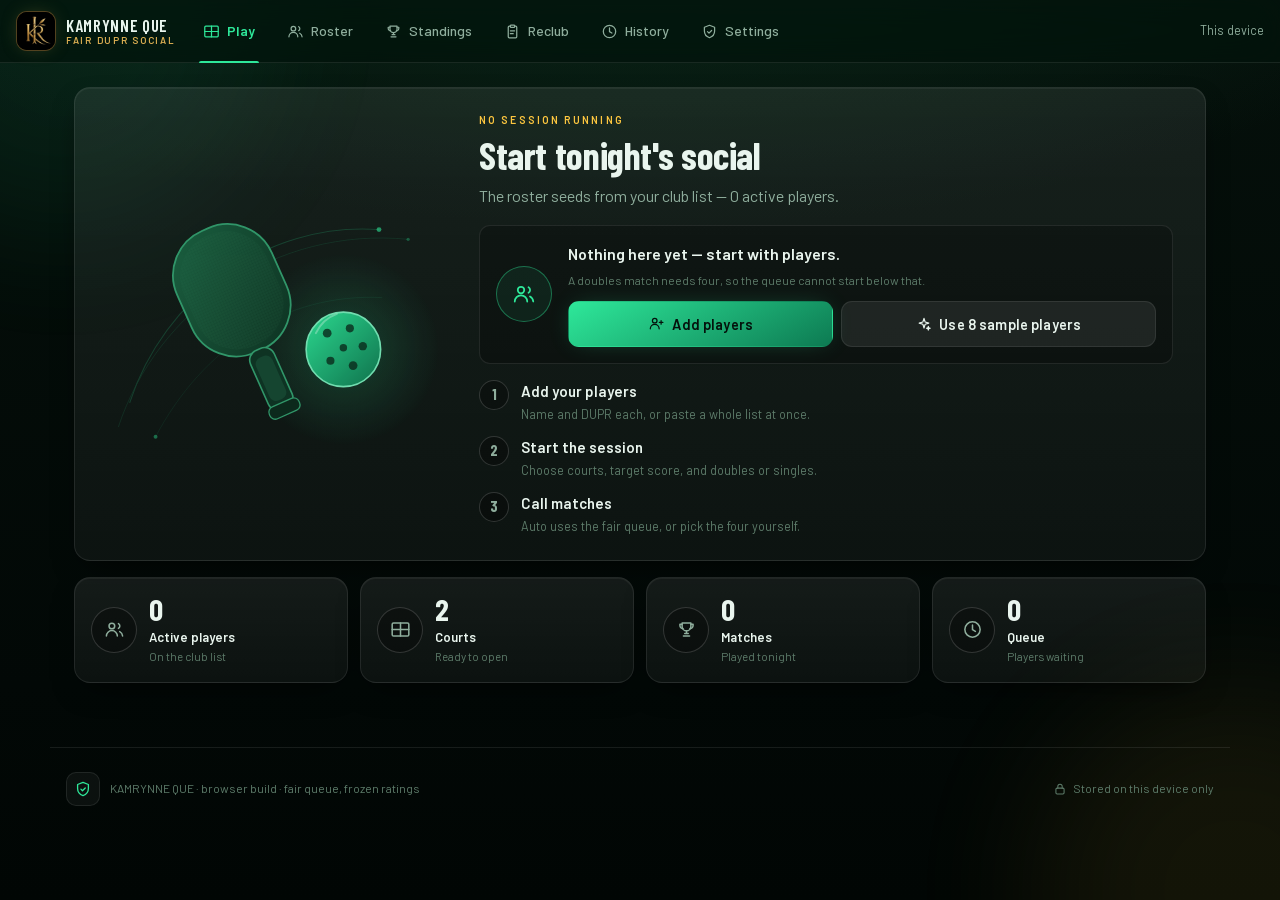
<file: docs/index.html>
<!doctype html>
<html lang="en">
<head>
<meta charset="utf-8">
<meta name="viewport" content="width=device-width, initial-scale=1, viewport-fit=cover">
<title>KAMRYNNE QUE — Fair DUPR Social</title>
<meta name="description" content="Fair queue management for DUPR pickleball socials. Runs entirely in your browser, offline.">
<meta name="theme-color" content="#05100b">
<meta name="mobile-web-app-capable" content="yes">
<meta name="apple-mobile-web-app-title" content="KAMRYNNE QUE">
<link rel="manifest" href="manifest.webmanifest">
<link rel="icon" href="assets/brand/logo-96.png" sizes="96x96" type="image/png">
<link rel="apple-touch-icon" href="assets/brand/logo-180.png">
<link rel="preload" as="font" type="font/woff2" href="assets/fonts/BarlowCondensed-700.woff2" crossorigin>
<link rel="preload" as="font" type="font/woff2" href="assets/fonts/Barlow-400.woff2" crossorigin>
<link rel="stylesheet" href="assets/app.css">
</head>
<body>

<header class="topbar">
  <a class="brand" href="#play">
    <span class="brand-mark"><img src="assets/brand/logo-96.png" alt="" width="40" height="40"></span>
    <span class="brand-text"><strong>KAMRYNNE QUE</strong><small>Fair DUPR Social</small></span>
  </a>
  <nav class="topbar-nav" id="topnav" aria-label="Sections"></nav>
  <div class="topbar-right"><span class="who">This device</span></div>
</header>
<nav class="tabs" id="tabnav" aria-label="Sections"></nav>
<div id="flash"></div>

<main id="app"></main>

<footer class="pagefoot">
  <span class="foot-left">
    <span class="foot-badge">
      <svg class="ico" width="18" height="18" viewBox="0 0 24 24" fill="none" stroke="currentColor"
           stroke-width="1.75" stroke-linecap="round" stroke-linejoin="round" aria-hidden="true">
        <path d="M12 3.2 4.8 6v5.4c0 4.3 3 8 7.2 9.4 4.2-1.4 7.2-5.1 7.2-9.4V6z"/>
        <path d="M9.2 12.2 11.3 14.3 15 10.6"/>
      </svg>
    </span>
    <span>KAMRYNNE QUE · browser build · fair queue, frozen ratings</span>
  </span>
  <span class="foot-right">
    <svg class="ico" width="14" height="14" viewBox="0 0 24 24" fill="none" stroke="currentColor"
         stroke-width="1.75" stroke-linecap="round" stroke-linejoin="round" aria-hidden="true">
      <rect x="5" y="10.5" width="14" height="10" rx="2"/>
      <path d="M8.25 10.5V7.75a3.75 3.75 0 0 1 7.5 0v2.75"/>
    </svg>
    Stored on this device only
  </span>
</footer>

<noscript>
  <div class="flash flash-warn" style="margin:16px">
    This build runs entirely in your browser and needs JavaScript. The server
    build at the same repository works without it.
  </div>
</noscript>

<script type="module" src="js/ui.js"></script>
</body>
</html>
</file>
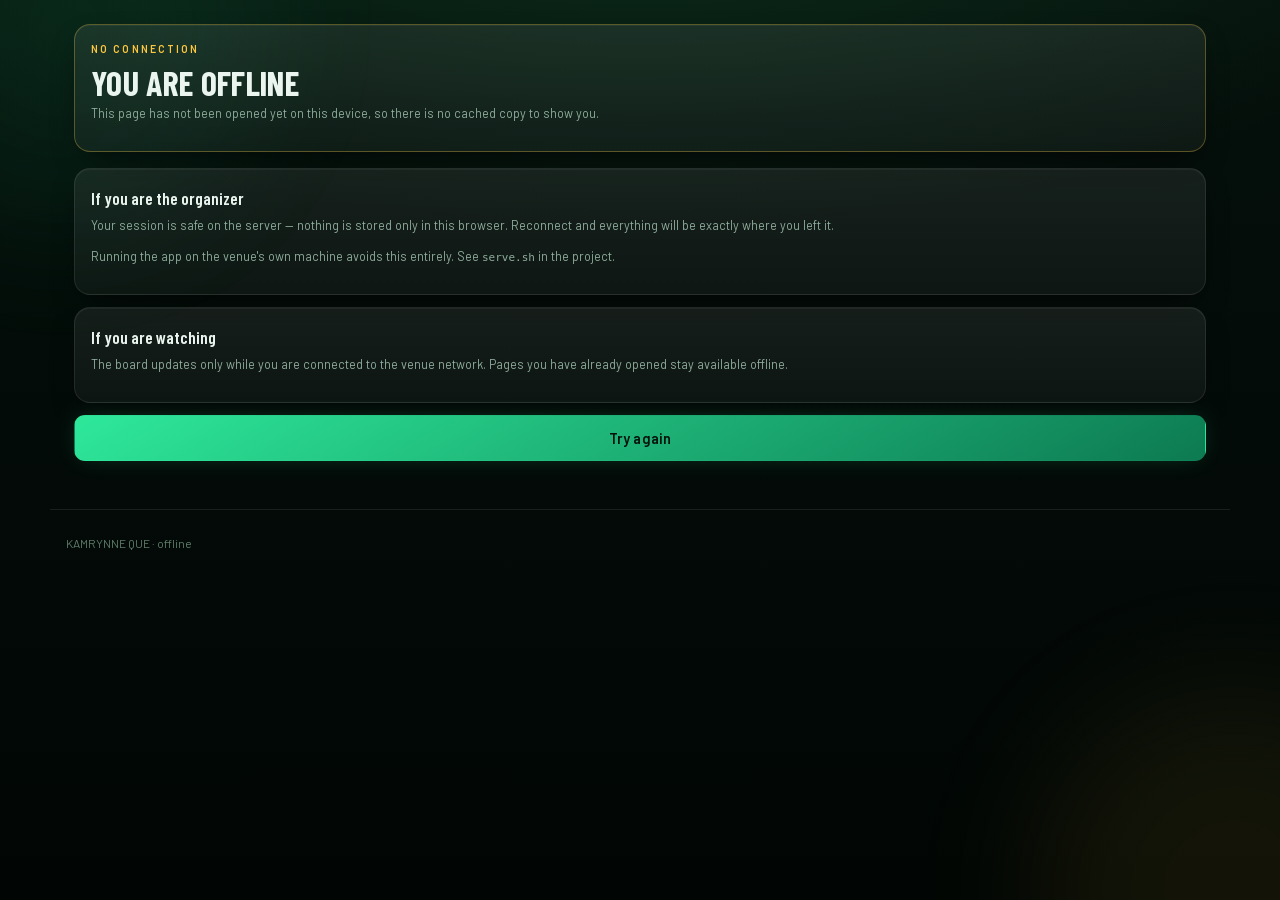
<file: offline.html>
<!doctype html>
<html lang="en">
<head>
<meta charset="utf-8">
<meta name="viewport" content="width=device-width, initial-scale=1, viewport-fit=cover">
<title>Offline — KAMRYNNE QUE</title>
<meta name="theme-color" content="#0a2d20">
<link rel="stylesheet" href="assets/app.css">
</head>
<body>
<main>
  <div class="board-head">
    <p class="eyebrow">No connection</p>
    <h1 class="board-title">You are offline</h1>
    <p class="tiny muted">
      This page has not been opened yet on this device, so there is no cached
      copy to show you.
    </p>
  </div>

  <div class="card">
    <h3>If you are the organizer</h3>
    <p class="tiny">
      Your session is safe on the server &mdash; nothing is stored only in this
      browser. Reconnect and everything will be exactly where you left it.
    </p>
    <p class="tiny muted">
      Running the app on the venue's own machine avoids this entirely. See
      <code>serve.sh</code> in the project.
    </p>
  </div>

  <div class="card">
    <h3>If you are watching</h3>
    <p class="tiny">
      The board updates only while you are connected to the venue network. Pages
      you have already opened stay available offline.
    </p>
  </div>

  <div class="btn-row">
    <a class="btn btn-primary btn-block" href="javascript:location.reload()">Try again</a>
  </div>
</main>
<footer class="pagefoot">KAMRYNNE QUE &middot; offline</footer>
</body>
</html>
</file>
<file: docs/assets/app.css>
/* ===========================================================================
   KAMRYNNE QUE — courtside at night
   ---------------------------------------------------------------------------
   Modern Dark (cinema): layered depth, ambient light, hairline glass edges,
   accent glow on the one primary action per view.

   Read one-handed beside court 1, in bad light, by someone who is also
   refereeing. Legibility outranks decoration everywhere it competes.

   Type: Barlow Condensed (athletic, condensed — scores, courts, headings)
         paired with Barlow (body). Self-hosted; no font CDN.
   =========================================================================== */

/* ------------------------------------------------------------- fonts ---- */
@font-face {
  font-family: 'Barlow Condensed';
  src: url('fonts/BarlowCondensed-700.woff2') format('woff2');
  font-weight: 700; font-style: normal; font-display: swap;
}
@font-face {
  font-family: 'Barlow Condensed';
  src: url('fonts/BarlowCondensed-600.woff2') format('woff2');
  font-weight: 600; font-style: normal; font-display: swap;
}
@font-face {
  font-family: 'Barlow';
  src: url('fonts/Barlow-600.woff2') format('woff2');
  font-weight: 600; font-style: normal; font-display: swap;
}
@font-face {
  font-family: 'Barlow';
  src: url('fonts/Barlow-500.woff2') format('woff2');
  font-weight: 500; font-style: normal; font-display: swap;
}
@font-face {
  font-family: 'Barlow';
  src: url('fonts/Barlow-400.woff2') format('woff2');
  font-weight: 400; font-style: normal; font-display: swap;
}

/* ------------------------------------------------------------ tokens ---- */
:root {
  /* Ground. Never pure black — it smears on OLED and kills the depth cues. */
  --bg-deep:      #020806;
  --bg-base:      #05100b;
  --bg-elevated:  #0a1a13;

  --gold:         #d9ad52;
  --gold-soft:    #f0cf86;

  --surface:      rgba(255, 255, 255, .045);
  --surface-2:    rgba(255, 255, 255, .075);
  --border:       rgba(255, 255, 255, .085);
  --border-strong:rgba(255, 255, 255, .16);

  --fg:           #e9f5ee;
  --fg-muted:     #8fae9d;
  --fg-dim:       #5e7d6b;

  --primary:      #2ee89a;
  --primary-deep: #0d7a52;
  --on-primary:   #04120c;
  --primary-glow: rgba(46, 232, 154, .30);

  --accent:       #fcc63f;
  --accent-deep:  #8a6413;
  --on-accent:    #1a1204;
  --accent-glow:  rgba(252, 198, 63, .26);

  --danger:       #ff6b81;
  --danger-dim:   rgba(255, 107, 129, .14);
  --info:         #6cb6ff;

  /* Radius, per the cinema-dark spec: 16 on cards, 11 on controls. */
  --r:            16px;
  --r-s:          11px;
  --r-pill:       999px;

  /* One easing for the whole product so every motion shares a rhythm. */
  --ease:         cubic-bezier(.16, 1, .3, 1);
  --ease-in:      cubic-bezier(.4, 0, 1, 1);
  --t-fast:       140ms;
  --t:            240ms;
  --t-slow:       380ms;

  --tap:          46px;

  /* 4/8 spacing rhythm. */
  --s1: 4px; --s2: 8px; --s3: 12px; --s4: 16px;
  --s5: 24px; --s6: 32px; --s7: 48px;

  --shadow-lift:  0 1px 0 rgba(255,255,255,.05) inset, 0 12px 32px -14px rgba(0,0,0,.9);
  --z-nav: 40; --z-tabs: 30; --z-bar: 60; --z-modal: 80;
}

* { box-sizing: border-box; }
html { -webkit-text-size-adjust: 100%; }

body {
  margin: 0;
  min-height: 100dvh;
  background:
    radial-gradient(110% 60% at 50% -12%, #0c2c1c 0%, transparent 62%),
    linear-gradient(180deg, var(--bg-base) 0%, var(--bg-deep) 76%, #010604 100%);
  background-attachment: fixed;
  color: var(--fg);
  font-family: Barlow, -apple-system, BlinkMacSystemFont, 'Segoe UI', Roboto, sans-serif;
  font-size: 16px; line-height: 1.55; font-weight: 400;
  padding-bottom: env(safe-area-inset-bottom);
  -webkit-font-smoothing: antialiased;
  overflow-x: hidden;
}

/* Ambient light: two slow blobs, fixed and behind everything so they never
   cost layout. Sized in vmin and anchored mostly off-screen so they light the corners
   rather than tinting the content. On a phone a vmax-sized blob covers the
   whole viewport and lifts the black level everywhere, which costs contrast
   exactly where this app is hardest to read. */
body::before, body::after {
  content: ''; position: fixed; z-index: -1; pointer-events: none;
  width: 46vmin; height: 46vmin; border-radius: 50%;
  filter: blur(70px); opacity: .075;
}
body::before {
  background: var(--primary); top: -20vmin; left: -16vmin;
  animation: drift-a 26s var(--ease) infinite alternate;
}
body::after {
  background: var(--accent); bottom: -22vmin; right: -18vmin;
  animation: drift-b 32s var(--ease) infinite alternate;
}
@keyframes drift-a { to { transform: translate3d(8vmin, 6vmin, 0) scale(1.12); } }
@keyframes drift-b { to { transform: translate3d(-7vmin, -5vmin, 0) scale(1.15); } }

main { max-width: 1180px; margin: 0 auto; padding: var(--s5) var(--s4) var(--s7); }
@media (min-width: 1500px) { main, .pagefoot { max-width: 1420px; } }
main.narrow { max-width: 720px; }
main.wide { max-width: 1180px; }

/* --------------------------------------------------------------- type --- */
h1, h2, h3, .display, .court-no, .score-big, .stat .v, .dupr {
  font-family: 'Barlow Condensed', 'Barlow Condensed Fallback', Barlow, sans-serif;
}
h1 { font-size: clamp(28px, 7vw, 38px); font-weight: 700; letter-spacing: -.01em; line-height: 1.05; margin: 0 0 var(--s1); text-wrap: balance; }
h2 { font-size: 22px; font-weight: 700; letter-spacing: .01em; margin: var(--s5) 0 var(--s3); text-transform: uppercase; }
h3 { font-size: 17px; font-weight: 600; margin: 0 0 var(--s1); }
p  { margin: 0 0 var(--s3); color: var(--fg-muted); }
a  { color: var(--primary); text-underline-offset: 3px; }
strong { font-weight: 600; color: var(--fg); }

.sub { color: var(--fg-muted); font-size: 14px; margin: 0 0 var(--s4); }
.eyebrow {
  font-family: Barlow, sans-serif;
  font-size: 10.5px; font-weight: 600; letter-spacing: .2em; text-transform: uppercase;
  color: var(--accent); margin: 0 0 var(--s2);
  display: flex; align-items: center; gap: 7px;
}
.tiny { font-size: 12.5px; }
.muted { color: var(--fg-muted); }
.center { text-align: center; }
code, .mono { font-family: ui-monospace, SFMono-Regular, Menlo, monospace; font-size: .88em; }
.num { font-variant-numeric: tabular-nums; }

/* --------------------------------------------------------------- icon --- */
.ico { flex: none; vertical-align: -.18em; }

/* ------------------------------------------------------------- topbar --- */
.topbar {
  position: sticky; top: 0; z-index: var(--z-nav);
  display: flex; align-items: center; justify-content: space-between; gap: var(--s3);
  padding: var(--s3) var(--s4);
  padding-top: max(var(--s3), env(safe-area-inset-top));
  background: rgba(4, 18, 12, .72);
  backdrop-filter: blur(18px) saturate(1.4);
  -webkit-backdrop-filter: blur(18px) saturate(1.4);
  border-bottom: 1px solid var(--border);
}
.brand { display: flex; align-items: center; gap: 10px; text-decoration: none; color: inherit; min-width: 0; }
.brand-mark {
  width: 36px; height: 36px; flex: none; border-radius: 11px;
  display: grid; place-items: center;
  background: linear-gradient(150deg, var(--primary), var(--primary-deep));
  color: var(--on-primary);
  font-family: 'Barlow Condensed', sans-serif; font-weight: 700; font-size: 20px;
  box-shadow: 0 0 22px -4px var(--primary-glow);
}
.brand-text { display: flex; flex-direction: column; line-height: 1.1; min-width: 0; }
.brand-text strong { font-family: 'Barlow Condensed', sans-serif; font-size: 17px; letter-spacing: .04em; text-transform: uppercase; }
.brand-text small { font-size: 9.5px; color: var(--accent); letter-spacing: .18em; text-transform: uppercase; font-weight: 600; }
.topbar-right { display: flex; align-items: center; gap: var(--s2); }
.who { font-size: 12.5px; color: var(--fg-muted); }

/* --------------------------------------------------------------- tabs --- */
.tabs {
  position: sticky; top: 61px; z-index: var(--z-tabs);
  display: flex; gap: 2px; overflow-x: auto; scrollbar-width: none;
  padding: 0 var(--s2);
  background: rgba(4, 18, 12, .66);
  backdrop-filter: blur(16px); -webkit-backdrop-filter: blur(16px);
  border-bottom: 1px solid var(--border);
}
.tabs::-webkit-scrollbar { display: none; }
.tabs a {
  position: relative; flex: none;
  display: flex; align-items: center; gap: 6px;
  padding: 13px 13px; min-height: var(--tap);
  font-size: 12.5px; font-weight: 600; letter-spacing: .04em;
  color: var(--fg-dim); text-decoration: none; white-space: nowrap;
  transition: color var(--t-fast) var(--ease);
}
.tabs a::after {
  content: ''; position: absolute; left: 12px; right: 12px; bottom: 0; height: 2px;
  background: var(--primary); border-radius: 2px 2px 0 0;
  transform: scaleX(0); transform-origin: 50%;
  transition: transform var(--t) var(--ease);
}
.tabs a.on { color: var(--primary); }
.tabs a.on::after { transform: scaleX(1); }
.tabs a:hover { color: var(--fg); }

/* -------------------------------------------------------------- flash --- */
.flash {
  margin: var(--s3) var(--s4) 0; padding: 12px 14px; border-radius: var(--r-s);
  font-size: 14px; border: 1px solid; display: flex; gap: 9px; align-items: flex-start;
  animation: flash-in var(--t-slow) var(--ease) both;
}
@keyframes flash-in { from { opacity: 0; transform: translateY(-8px); } }
.flash-ok   { background: rgba(46,232,154,.09);  border-color: rgba(46,232,154,.32);  color: #9df3cb; }
.flash-warn { background: rgba(252,198,63,.09);  border-color: rgba(252,198,63,.32);  color: #fbe08f; }
.flash-bad  { background: var(--danger-dim);     border-color: rgba(255,107,129,.34); color: #ffb9c4; }

/* --------------------------------------------------------------- card --- */
.card {
  position: relative;
  background: linear-gradient(180deg, var(--surface-2), var(--surface));
  border: 1px solid var(--border);
  border-radius: var(--r);
  padding: var(--s4);
  margin-bottom: var(--s3);
  box-shadow: var(--shadow-lift);
}
.card.tight { padding: var(--s3); }
.card-head { display: flex; align-items: center; justify-content: space-between; gap: var(--s2); margin-bottom: var(--s3); flex-wrap: wrap; }
.card-title { font-size: 15px; font-weight: 600; margin: 0; }

.court-card { transition: border-color var(--t) var(--ease), transform var(--t) var(--ease); }
.court-card.live {
  border-color: rgba(46,232,154,.42);
  box-shadow: var(--shadow-lift), 0 0 0 1px rgba(46,232,154,.12), 0 0 40px -20px var(--primary-glow);
}
.court-card.pending { border-color: rgba(252,198,63,.42); }
.court-card.empty { border-style: dashed; border-color: var(--border-strong); background: none; box-shadow: none; }

.court-no {
  font-size: 13px; font-weight: 700; letter-spacing: .14em; text-transform: uppercase;
  color: var(--accent); display: flex; align-items: center; gap: 6px;
}

/* --------------------------------------------------------------- team --- */
.matchup { display: grid; grid-template-columns: 1fr auto 1fr; gap: var(--s3); align-items: center; }
.side { display: flex; flex-direction: column; gap: 2px; min-width: 0; }
.side.right { text-align: right; }
.pname {
  font-family: 'Barlow Condensed', sans-serif;
  font-size: 20px; font-weight: 600; letter-spacing: .01em; line-height: 1.2;
  overflow: hidden; text-overflow: ellipsis; white-space: nowrap;
}
.vs {
  font-family: 'Barlow Condensed', sans-serif;
  font-size: 12px; font-weight: 700; letter-spacing: .1em;
  color: var(--fg-dim); padding: 0 2px;
}
.score-big { font-size: 34px; font-weight: 700; font-variant-numeric: tabular-nums; line-height: 1; }

/* --------------------------------------------------------------- chip --- */
.chip {
  display: inline-flex; align-items: center; gap: 4px;
  font-size: 10px; font-weight: 600; letter-spacing: .09em; text-transform: uppercase;
  padding: 4px 9px; border-radius: var(--r-pill);
  border: 1px solid transparent; white-space: nowrap; line-height: 1.4;
}
.chip-good    { background: rgba(46,232,154,.12);  color: #7cebbb; border-color: rgba(46,232,154,.3); }
.chip-warn    { background: rgba(252,198,63,.12);  color: #f8d478; border-color: rgba(252,198,63,.3); }
.chip-bad     { background: var(--danger-dim);     color: #ffa2b1; border-color: rgba(255,107,129,.3); }
.chip-neutral { background: rgba(108,182,255,.11); color: #a3d0ff; border-color: rgba(108,182,255,.28); }
.chip-muted   { background: var(--surface); color: var(--fg-muted); border-color: var(--border); }
.chip-int     { background: rgba(108,182,255,.11); color: #a3d0ff; border-color: rgba(108,182,255,.28); }
.chip-nov     { background: rgba(46,232,154,.1);   color: #7cebbb; border-color: rgba(46,232,154,.26); }
.chips { display: flex; flex-wrap: wrap; gap: 5px; }

/* ------------------------------------------------------------- button --- */
.btn {
  position: relative;
  display: inline-flex; align-items: center; justify-content: center; gap: 7px;
  min-height: var(--tap); padding: 0 var(--s4);
  border-radius: var(--r-s); border: 1px solid var(--border);
  background: var(--surface-2); color: var(--fg);
  font-family: Barlow, sans-serif; font-size: 14.5px; font-weight: 600; letter-spacing: .01em;
  text-decoration: none; cursor: pointer;
  touch-action: manipulation; -webkit-tap-highlight-color: transparent;
  transition: transform var(--t-fast) var(--ease),
              background-color var(--t-fast) var(--ease),
              border-color var(--t-fast) var(--ease),
              box-shadow var(--t-fast) var(--ease);
}
.btn:hover { background: rgba(255,255,255,.11); border-color: var(--border-strong); }
/* Press feedback: scale only. Never changes layout bounds. */
.btn:active { transform: scale(.97); }
.btn:disabled, .btn[aria-disabled="true"] { opacity: .38; cursor: not-allowed; transform: none; }

.btn-primary {
  background: linear-gradient(150deg, var(--primary), var(--primary-deep));
  color: var(--on-primary); border-color: transparent; font-weight: 700;
  box-shadow: 0 0 26px -8px var(--primary-glow);
}
.btn-primary:hover { box-shadow: 0 0 34px -6px var(--primary-glow); background: linear-gradient(150deg, #46f2a8, #108a5c); }
.btn-amber {
  background: linear-gradient(150deg, var(--accent), var(--accent-deep));
  color: var(--on-accent); border-color: transparent; font-weight: 700;
  box-shadow: 0 0 26px -8px var(--accent-glow);
}
.btn-danger { background: var(--danger-dim); border-color: rgba(255,107,129,.34); color: #ffa2b1; }
.btn-ghost  { background: transparent; }
.btn-sm { min-height: 36px; padding: 0 12px; font-size: 12.5px; gap: 5px; }
.btn-block { width: 100%; }
.btn-row { display: flex; gap: var(--s2); flex-wrap: wrap; }
.btn-row > * { flex: 1 1 auto; }
.btn-row form { display: flex; }
.btn-row form .btn { width: 100%; }

/* --------------------------------------------------------------- form --- */
label { display: block; font-size: 12px; font-weight: 600; letter-spacing: .04em; color: var(--fg-muted); margin: 0 0 6px; text-transform: uppercase; }
/* Form controls carry a stronger edge than decorative card borders — a
   hairline that reads as a tasteful seam on a card reads as "no field here"
   on an input, especially in the low light these get used in. */
input[type=text], input[type=password], input[type=number], input[type=search], select, textarea {
  width: 100%; min-height: var(--tap); padding: 11px 13px;
  background: rgba(0, 0, 0, .34); color: var(--fg);
  border: 1px solid rgba(255, 255, 255, .22); border-radius: var(--r-s);
  font-family: Barlow, sans-serif; font-size: 16px;
  transition: border-color var(--t-fast) var(--ease), box-shadow var(--t-fast) var(--ease);
}
input:hover, select:hover, textarea:hover { border-color: rgba(255, 255, 255, .34); }
label { color: var(--fg-muted); }
textarea { min-height: 130px; resize: vertical; line-height: 1.55; }
input:focus, select:focus, textarea:focus {
  outline: none; border-color: var(--primary);
  box-shadow: 0 0 0 3px rgba(46,232,154,.16);
}
:focus-visible { outline: 2px solid var(--primary); outline-offset: 2px; }
.field { margin-bottom: var(--s3); }
.field-row { display: flex; gap: var(--s3); }
.field-row > * { flex: 1; }
.hint { font-size: 12px; color: var(--fg-dim); margin-top: 6px; line-height: 1.5; }
fieldset { border: 0; padding: 0; margin: 0; }

/* Score inputs read from a metre away. */
.score-input input { font-family: 'Barlow Condensed', sans-serif; font-size: 30px; font-weight: 700; text-align: center; min-height: 64px; padding: 0; }

/* -------------------------------------------------------------- table --- */
.table-wrap { overflow-x: auto; -webkit-overflow-scrolling: touch; margin: 0 calc(var(--s4) * -1); padding: 0 var(--s4); }
table { width: 100%; border-collapse: collapse; font-size: 14.5px; }
th {
  text-align: left; font-size: 10px; letter-spacing: .12em; text-transform: uppercase;
  color: var(--fg-dim); font-weight: 600; padding: 0 10px 9px 0;
  border-bottom: 1px solid var(--border); white-space: nowrap;
}
td { padding: 11px 10px 11px 0; border-bottom: 1px solid rgba(255,255,255,.05); vertical-align: middle; }
tr:last-child td { border-bottom: 0; }
td.num, th.num { text-align: right; font-variant-numeric: tabular-nums; padding-right: 12px; }
.rank {
  font-family: 'Barlow Condensed', sans-serif; font-size: 17px; font-weight: 700;
  color: var(--fg-dim); width: 30px;
}
tbody tr:nth-child(1) .rank { color: var(--accent); }

/* ------------------------------------------------------------ players --- */
.plist { display: flex; flex-direction: column; gap: 7px; }
.prow {
  display: flex; align-items: center; gap: var(--s3);
  background: var(--surface); border: 1px solid var(--border);
  border-radius: var(--r-s); padding: 10px 12px;
  transition: border-color var(--t-fast) var(--ease), background-color var(--t-fast) var(--ease);
}
.prow:hover { border-color: var(--border-strong); background: var(--surface-2); }
.prow.is-resting { opacity: .55; }
.prow.is-done { opacity: .36; }
.prow .grow { flex: 1; min-width: 0; }
.prow .nm { font-size: 15.5px; font-weight: 600; display: flex; align-items: center; gap: 7px; flex-wrap: wrap; }
.prow .meta { font-size: 12px; color: var(--fg-dim); }
.dupr { font-size: 19px; font-weight: 700; font-variant-numeric: tabular-nums; color: var(--accent); }

/* --------------------------------------------------------------- misc --- */
.empty {
  text-align: center; padding: var(--s6) var(--s4); color: var(--fg-muted);
  border: 1px dashed var(--border-strong); border-radius: var(--r); font-size: 14px;
}
.reason {
  font-size: 12px; color: var(--fg-dim); line-height: 1.55;
  border-left: 2px solid var(--border-strong); padding-left: 10px; margin-top: var(--s3);
}
.stat-row { display: grid; grid-template-columns: repeat(auto-fit, minmax(78px, 1fr)); gap: var(--s2); }
.stat {
  background: var(--surface); border: 1px solid var(--border);
  border-radius: var(--r-s); padding: 11px 12px;
}
.stat .k { font-size: 9.5px; letter-spacing: .14em; text-transform: uppercase; color: var(--fg-dim); font-weight: 600; }
.stat .v { font-size: 26px; font-weight: 700; font-variant-numeric: tabular-nums; line-height: 1.1; margin-top: 2px; }
.divider { height: 1px; background: var(--border); margin: var(--s5) 0; border: 0; }
.split { display: flex; align-items: center; justify-content: space-between; gap: var(--s3); }

.pagefoot {
  max-width: 1180px; margin: 0 auto;
  padding: var(--s5) var(--s4) var(--s6);
  border-top: 1px solid var(--border);
  font-size: 12px; color: var(--fg-dim);
  display: flex; align-items: center; justify-content: space-between;
  gap: var(--s3); flex-wrap: wrap;
}
.pagefoot .foot-left { display: flex; align-items: center; gap: 10px; }
.pagefoot .foot-badge {
  width: 34px; height: 34px; border-radius: 10px; flex: none;
  display: grid; place-items: center;
  border: 1px solid var(--border); background: var(--surface); color: var(--primary);
}
.pagefoot .foot-right { display: flex; align-items: center; gap: 6px; }

.live-dot {
  display: inline-block; width: 7px; height: 7px; border-radius: 50%;
  background: var(--primary); box-shadow: 0 0 8px var(--primary);
  animation: pulse 2.2s var(--ease) infinite;
}
@keyframes pulse { 0%,100% { opacity: 1; transform: scale(1); } 50% { opacity: .4; transform: scale(.8); } }

/* --------------------------------------------------- 3D court canvas ---- */
.court3d {
  /* Was 16/9, which ate ~570px of a laptop screen before a single court card.
     A wide, short letterbox shows the same information in half the height. */
  position: relative; width: 100%; aspect-ratio: 22 / 9;
  max-height: 300px; min-height: 170px;
  border-radius: var(--r); overflow: hidden;
  border: 1px solid var(--border);
  background: linear-gradient(180deg, #0a2818, #05150e);
  margin-bottom: var(--s3);
}
.court3d canvas { display: block; width: 100%; height: 100%; }
.court3d-empty {
  position: absolute; inset: 0; display: grid; place-items: center;
  color: var(--fg-dim); font-size: 13px;
}

/* ------------------------------------------------------ entrance motion -- */
/* Applied by motion.js only when motion is allowed, so no-JS and
   reduced-motion users always see fully rendered content. */
.reveal { opacity: 0; transform: translateY(14px); }
.reveal.in {
  opacity: 1; transform: none;
  transition: opacity var(--t-slow) var(--ease), transform var(--t-slow) var(--ease);
}

/* ------------------------------------------------------ offline state --- */
[data-offline-state="active"] { color: var(--primary) !important; }
[data-offline-state="insecure"],
[data-offline-state="failed"],
[data-offline-state="unsupported"] { color: var(--accent) !important; }

.netbar {
  position: fixed; left: 0; right: 0; bottom: 0; z-index: var(--z-bar);
  display: flex; align-items: center; justify-content: center; gap: 8px;
  background: linear-gradient(180deg, #6b4a10, #4a330a);
  color: #ffe9b0; font-size: 13px; font-weight: 600; text-align: center;
  padding: 11px var(--s4) calc(11px + env(safe-area-inset-bottom));
  border-top: 1px solid var(--accent);
  animation: bar-up var(--t-slow) var(--ease) both;
}
@keyframes bar-up { from { transform: translateY(100%); } }

/* -------------------------------------------------------- court codes --- */
.qr-sheet { display: grid; grid-template-columns: repeat(auto-fill, minmax(240px, 1fr)); gap: var(--s3); }
.qr-card {
  background: #fff; color: #0b0b0b; border: 1px solid #c9d2cc;
  border-radius: var(--r); padding: var(--s4) var(--s3); text-align: center;
  break-inside: avoid; page-break-inside: avoid;
}
.qr-kicker { font-size: 10px; letter-spacing: .16em; text-transform: uppercase; color: #5b6b62; margin: 0 0 4px; font-weight: 600; }
.qr-title { font-family: 'Barlow Condensed', sans-serif; font-size: 22px; font-weight: 700; margin: 0 0 var(--s3); color: #0b0b0b; text-transform: uppercase; }
.qr-title.qr-court { font-size: 32px; }
.qr-img { display: block; width: 100%; max-width: 190px; height: auto; margin: 0 auto; }
.qr-caption { font-size: 12px; color: #3f4a44; margin: var(--s3) 0 0; }
.qr-url { font-family: ui-monospace, Menlo, monospace; font-size: 8.5px; color: #7b8983; margin: 6px 0 0; word-break: break-all; line-height: 1.35; }

/* ---------------------------------------------------------- spectator --- */
body.bare main { max-width: 900px; padding-top: var(--s5); }
.board-head {
  border: 1px solid rgba(252,198,63,.3); border-radius: var(--r);
  padding: var(--s4); margin-bottom: var(--s4);
  background: linear-gradient(180deg, var(--surface-2), var(--surface));
  box-shadow: var(--shadow-lift);
}
.board-title { font-family: 'Barlow Condensed', sans-serif; font-size: clamp(26px, 7vw, 34px); font-weight: 700; margin: 2px 0 3px; text-transform: uppercase; letter-spacing: .01em; }
.court-grid { display: grid; grid-template-columns: repeat(auto-fit, minmax(270px, 1fr)); gap: var(--s3); }

/* ------------------------------------------------------------- layout --- */
@media (min-width: 640px) {
  main { padding: var(--s5) var(--s5) var(--s7); }
  .pname { font-size: 22px; }
}

@media print {
  body { background: #fff !important; color: #000; }
  body::before, body::after { display: none !important; }
  .topbar, .tabs, .pagefoot, .flash, .noprint, .netbar, .court3d { display: none !important; }
  main { max-width: none; padding: 0; }
  .qr-sheet { grid-template-columns: repeat(2, 1fr); gap: 10mm; }
  .qr-card { border: 1px dashed #999; }
  @page { margin: 12mm; }
}

/* Reduced motion: kill ambience and choreography, keep state feedback. */
@media (prefers-reduced-motion: reduce) {
  *, *::before, *::after {
    animation-duration: .001ms !important;
    animation-iteration-count: 1 !important;
    transition-duration: .001ms !important;
  }
  body::before, body::after { animation: none !important; }
  .reveal { opacity: 1 !important; transform: none !important; }
}

/* ===========================================================================
   Dashboard surface
   =========================================================================== */

/* Brand mark: the gold monogram sits on its own black coin, which is how the
   logo is drawn. Against the dark green ground it reads as an inlay rather
   than a pasted-on square. */
.brand-mark {
  width: 40px; height: 40px; padding: 0; overflow: hidden;
  background: #000; border: 1px solid rgba(217, 173, 82, .38);
  box-shadow: 0 0 20px -6px rgba(217, 173, 82, .34);
}
.brand-mark img { width: 100%; height: 100%; object-fit: contain; display: block; }
.brand-text small { color: var(--gold); }

/* Inline navigation in the top bar on wide screens; the scrolling tab strip
   underneath is kept for phones. */
.topbar { gap: var(--s5); }
.topbar-nav { display: none; }
.topbar-nav a {
  position: relative; display: inline-flex; align-items: center; gap: 7px;
  padding: 0 4px; height: 62px; min-height: var(--tap);
  font-size: 14px; font-weight: 500; color: var(--fg-muted);
  text-decoration: none; white-space: nowrap;
  transition: color var(--t-fast) var(--ease);
}
.topbar-nav a::after {
  content: ''; position: absolute; left: 0; right: 0; bottom: -1px; height: 2px;
  background: var(--primary); border-radius: 2px 2px 0 0;
  transform: scaleX(0); transition: transform var(--t) var(--ease);
}
.topbar-nav a.on { color: var(--primary); font-weight: 600; }
.topbar-nav a.on::after { transform: scaleX(1); }
.topbar-nav a:hover { color: var(--fg); }

/* ------------------------------------------------------------- hero ----- */
.hero {
  display: grid; grid-template-columns: 1fr; gap: var(--s5);
  align-items: center;
  background: linear-gradient(180deg, var(--surface-2), var(--surface));
  border: 1px solid var(--border); border-radius: var(--r);
  padding: var(--s5); margin-bottom: var(--s4);
  box-shadow: var(--shadow-lift);
  overflow: hidden;
}
.hero-art { display: none; }
.hero-art img { width: 100%; height: auto; display: block; opacity: .9; }
.hero-body h1 { margin-bottom: var(--s2); }
.hero-body > p { max-width: 56ch; }

/* Callout inside the hero — the single next action. */
.callout {
  display: flex; align-items: center; gap: var(--s4);
  border: 1px solid var(--border); border-radius: var(--r-s);
  background: rgba(0, 0, 0, .22); padding: var(--s4); margin-top: var(--s4);
  flex-wrap: wrap;
}
.callout-ring {
  width: 56px; height: 56px; border-radius: 50%; flex: none;
  display: grid; place-items: center;
  border: 1px solid rgba(46, 232, 154, .4); color: var(--primary);
  background: rgba(46, 232, 154, .07);
}
.callout-body { flex: 1 1 260px; min-width: 0; }

/* ------------------------------------------------------- stat cards ----- */
.statgrid {
  display: grid; grid-template-columns: repeat(auto-fit, minmax(190px, 1fr));
  gap: var(--s3); margin-bottom: var(--s4);
}
.statcard {
  display: flex; align-items: center; gap: var(--s3);
  background: linear-gradient(180deg, var(--surface-2), var(--surface));
  border: 1px solid var(--border); border-radius: var(--r);
  padding: var(--s4); box-shadow: var(--shadow-lift);
}
.statcard-ring {
  width: 46px; height: 46px; border-radius: 50%; flex: none;
  display: grid; place-items: center;
  border: 1px solid var(--border-strong); background: rgba(0, 0, 0, .28);
  color: var(--fg-muted);
}
.statcard .v {
  font-family: 'Barlow Condensed', sans-serif;
  font-size: 30px; font-weight: 700; line-height: 1; font-variant-numeric: tabular-nums;
}
.statcard .k { font-size: 13px; font-weight: 600; margin-top: 3px; }
.statcard .sub { font-size: 11.5px; color: var(--fg-dim); margin: 1px 0 0; }

/* ----------------------------------------------------------- panels ----- */
.dash { display: grid; grid-template-columns: 1fr; gap: var(--s3); align-items: start; }
.panel {
  background: linear-gradient(180deg, var(--surface-2), var(--surface));
  border: 1px solid var(--border); border-radius: var(--r);
  box-shadow: var(--shadow-lift); overflow: hidden;
}
.panel-head {
  display: flex; align-items: center; gap: 8px;
  padding: var(--s4) var(--s4) 0;
  font-size: 12px; font-weight: 700; letter-spacing: .13em; text-transform: uppercase;
  color: var(--primary);
}
.panel-body { padding: var(--s3) var(--s4) var(--s4); }
.panel-note { font-size: 12.5px; color: var(--fg-dim); margin: 6px 0 var(--s3); }
.panel-foot {
  border-top: 1px solid var(--border); padding: 13px var(--s4);
  display: flex; align-items: center; justify-content: space-between;
  font-size: 13px; font-weight: 600; color: var(--fg-muted); text-decoration: none;
  transition: color var(--t-fast) var(--ease), background-color var(--t-fast) var(--ease);
}
a.panel-foot:hover { color: var(--primary); background: rgba(255, 255, 255, .03); }

/* Court list rows with a colour dot, as on the board. */
.courtlist { display: flex; flex-direction: column; }
.courtrow {
  display: flex; align-items: center; gap: 10px;
  padding: 11px 0; border-bottom: 1px solid rgba(255, 255, 255, .04);
  font-size: 14.5px;
}
.courtrow:last-child { border-bottom: 0; }
.courtrow .dot { width: 10px; height: 10px; border-radius: 50%; flex: none; }
.courtrow .nm { flex: 1; font-weight: 500; }
.courtrow .st { font-size: 13px; color: var(--fg-muted); }
.courtrow.is-live .st { color: var(--primary); font-weight: 600; }
.courtrow.is-pending .st { color: var(--accent); font-weight: 600; }

/* Rules checklist. */
.rules { list-style: none; margin: 0; padding: 0; display: flex; flex-direction: column; gap: 10px; }
.rules li { display: flex; gap: 9px; align-items: flex-start; font-size: 13.5px; color: var(--fg-muted); }
.rules .ico { color: var(--primary); margin-top: 2px; }

/* Empty states with a ringed glyph, matching the dashboard language. */
.emptystate { text-align: center; padding: var(--s6) var(--s3); }
.emptystate-ring {
  width: 58px; height: 58px; border-radius: 50%; margin: 0 auto var(--s3);
  display: grid; place-items: center;
  border: 1px solid var(--border-strong); background: rgba(0, 0, 0, .25);
  color: var(--fg-dim);
}
.emptystate .t { font-size: 15px; font-weight: 600; color: var(--fg); }
.emptystate .d { font-size: 12.5px; color: var(--fg-dim); margin-top: 4px; }

/* Skeleton rows stand in for a table that has no data yet, so the shape of
   what is coming is legible before anything is played. */
.skel-row { display: flex; align-items: center; gap: var(--s4); padding: 13px 0; border-bottom: 1px solid rgba(255,255,255,.04); }
.skel { background: rgba(255, 255, 255, .055); border-radius: 6px; height: 11px; }
.skel.dot { width: 18px; height: 18px; border-radius: 50%; flex: none; }
.skel.wide { flex: 1; max-width: 190px; }
.skel.cell { width: 54px; }

@media (min-width: 900px) {
  .tabs { display: none; }
  .topbar-nav { display: flex; align-items: center; gap: var(--s5); flex: 1; }
  .topbar { padding-top: 0; padding-bottom: 0; min-height: 62px; }
  .hero { grid-template-columns: minmax(240px, 340px) 1fr; gap: var(--s6); padding: var(--s5) var(--s6); }
  .hero-art { display: block; }
  .dash { grid-template-columns: repeat(3, 1fr); }
}

/* ===========================================================================
   Podium and medal ranks
   =========================================================================== */
:root {
  --medal-1: #d9ad52;   /* gold, matching the monogram */
  --medal-2: #c3cbd2;   /* silver */
  --medal-3: #cd7f4a;   /* bronze */
}

/* Second, first, third — read left to right as an actual podium. The order is
   set in the markup so it also reads 1st, 2nd, 3rd to a screen reader. */
.podium {
  display: grid; grid-template-columns: repeat(3, 1fr);
  gap: var(--s3); align-items: end; margin-bottom: var(--s4);
}
.pod {
  position: relative; text-align: center;
  background: linear-gradient(180deg, var(--surface-2), var(--surface));
  border: 1px solid var(--border); border-radius: var(--r);
  padding: var(--s4) var(--s2) var(--s3);
  box-shadow: var(--shadow-lift);
}
.pod-1 { order: 2; border-color: color-mix(in srgb, var(--medal-1) 46%, transparent); }
.pod-2 { order: 1; border-color: color-mix(in srgb, var(--medal-2) 32%, transparent); }
.pod-3 { order: 3; border-color: color-mix(in srgb, var(--medal-3) 32%, transparent); }
.pod-1 { padding-top: var(--s5); box-shadow: var(--shadow-lift), 0 0 44px -22px var(--medal-1); }

.pod-medal {
  width: 42px; height: 42px; border-radius: 50%; margin: 0 auto var(--s2);
  display: grid; place-items: center;
  font-family: 'Barlow Condensed', sans-serif; font-size: 15px; font-weight: 700;
  letter-spacing: .02em; color: #16130a;
}
.pod-1 .pod-medal { background: linear-gradient(150deg, #f0cf86, var(--medal-1)); width: 50px; height: 50px; font-size: 17px; }
.pod-2 .pod-medal { background: linear-gradient(150deg, #e4eaef, var(--medal-2)); }
.pod-3 .pod-medal { background: linear-gradient(150deg, #e6a877, var(--medal-3)); }

.pod-name {
  font-family: 'Barlow Condensed', sans-serif; font-size: 19px; font-weight: 700;
  line-height: 1.15; overflow: hidden; text-overflow: ellipsis; white-space: nowrap;
}
.pod-1 .pod-name { font-size: 23px; }
.pod-line { font-size: 12px; color: var(--fg-muted); margin-top: 3px; font-variant-numeric: tabular-nums; }
.pod-diff { font-size: 11.5px; color: var(--fg-dim); margin-top: 2px; font-variant-numeric: tabular-nums; }

/* Ordinal rank in the table. Colour marks the top three, but the ordinal
   itself carries the meaning so it never depends on colour alone. */
.rank-o {
  font-family: 'Barlow Condensed', sans-serif; font-size: 16px; font-weight: 700;
  font-variant-numeric: tabular-nums; white-space: nowrap;
}
.rank-o.m1 { color: var(--medal-1); }
.rank-o.m2 { color: var(--medal-2); }
.rank-o.m3 { color: var(--medal-3); }

/* ---------------------------------------------------------- match log --- */
.log-table td { vertical-align: middle; }
.log-game {
  font-family: 'Barlow Condensed', sans-serif; font-size: 17px; font-weight: 700;
  color: var(--fg-muted); font-variant-numeric: tabular-nums;
}
.log-court { display: inline-flex; align-items: center; gap: 7px; white-space: nowrap; }
.log-court .dot { width: 9px; height: 9px; border-radius: 50%; flex: none; }
.log-side { display: flex; flex-direction: column; gap: 1px; min-width: 0; }
.log-side .p { font-size: 14px; line-height: 1.35; }
.log-side.win .p { font-weight: 600; color: var(--fg); }
.log-side.lose .p { color: var(--fg-muted); }
.log-score {
  font-family: 'Barlow Condensed', sans-serif; font-size: 22px; font-weight: 700;
  font-variant-numeric: tabular-nums; white-space: nowrap;
}
.log-score .w { color: var(--primary); }
.log-score .l { color: var(--fg-dim); }
.log-score .sep { color: var(--fg-dim); margin: 0 3px; font-size: 17px; }

@media (max-width: 640px) {
  .podium { grid-template-columns: 1fr; align-items: stretch; }
  .pod-1, .pod-2, .pod-3 { order: 0; padding-top: var(--s4); }
  .pod { display: flex; align-items: center; gap: var(--s3); text-align: left; }
  .pod-medal { margin: 0; }
  .pod-1 .pod-medal { width: 42px; height: 42px; font-size: 15px; }
  .pod-1 .pod-name { font-size: 19px; }
}

/* ===========================================================================
   Browser build — steppers, segmented choice, manual picker
   =========================================================================== */

/* Courts +/- during play. */
.stepper {
  display: inline-flex; align-items: center; gap: 2px;
  border: 1px solid var(--border); border-radius: var(--r-s);
  background: var(--surface); padding: 3px;
}
.stepper .btn { min-height: 34px; padding: 0 10px; }
.stepper-v {
  font-family: 'Barlow Condensed', sans-serif; font-size: 19px; font-weight: 700;
  min-width: 30px; text-align: center; font-variant-numeric: tabular-nums;
}

/* Doubles / singles before the session starts. */
.segmented { display: grid; grid-template-columns: 1fr 1fr; gap: 6px; }
.segmented input { position: absolute; opacity: 0; pointer-events: none; }
.segmented span {
  display: flex; align-items: center; justify-content: center; gap: 7px;
  min-height: var(--tap); padding: 0 12px; border-radius: var(--r-s);
  border: 1px solid var(--border); background: var(--surface);
  font-size: 14.5px; font-weight: 600; cursor: pointer;
  transition: border-color var(--t-fast) var(--ease), background-color var(--t-fast) var(--ease), color var(--t-fast) var(--ease);
}
.segmented label:hover span { border-color: var(--border-strong); }
.segmented input:checked + span {
  border-color: var(--primary); color: var(--primary);
  background: rgba(46, 232, 154, .1);
  box-shadow: 0 0 24px -12px var(--primary-glow);
}
.segmented input:focus-visible + span { outline: 2px solid var(--primary); outline-offset: 2px; }

/* Manual match picker. */
.picker { margin-top: var(--s2); }
.picklist { display: grid; grid-template-columns: repeat(auto-fill, minmax(148px, 1fr)); gap: 6px; }
.pick {
  display: flex; flex-direction: column; align-items: flex-start; gap: 1px;
  min-height: var(--tap); padding: 8px 11px; text-align: left;
  border: 1px solid var(--border); border-radius: var(--r-s);
  background: var(--surface); color: var(--fg); cursor: pointer;
  font-family: inherit;
  transition: border-color var(--t-fast) var(--ease), background-color var(--t-fast) var(--ease), transform var(--t-fast) var(--ease);
}
.pick:hover:not(:disabled) { border-color: var(--border-strong); background: var(--surface-2); }
.pick:active:not(:disabled) { transform: scale(.97); }
.pick:disabled { opacity: .34; cursor: not-allowed; }
.pick.on {
  border-color: var(--primary); background: rgba(46, 232, 154, .12);
  box-shadow: 0 0 22px -12px var(--primary-glow);
}
.pick-name { font-size: 14.5px; font-weight: 600; }
.pick-meta { font-size: 11.5px; color: var(--fg-dim); font-variant-numeric: tabular-nums; }
.pick.on .pick-meta { color: var(--primary); }

/* First-run guidance. */
.steps { display: flex; flex-direction: column; gap: var(--s3); margin: var(--s4) 0 0; counter-reset: step; }
.step { display: flex; gap: var(--s3); align-items: flex-start; }
.step-n {
  width: 30px; height: 30px; flex: none; border-radius: 50%;
  display: grid; place-items: center;
  font-family: 'Barlow Condensed', sans-serif; font-size: 15px; font-weight: 700;
  border: 1px solid var(--border-strong); background: rgba(0,0,0,.28); color: var(--fg-muted);
}
.step.done .step-n { background: linear-gradient(150deg, var(--primary), var(--primary-deep)); color: var(--on-primary); border-color: transparent; }
.step-b { flex: 1; min-width: 0; }
.step-t { display: block; font-size: 15px; font-weight: 600; }
.step-d { display: block; font-size: 12.5px; color: var(--fg-dim); margin-top: 2px; line-height: 1.5; }

/* Court cards side by side once there is room, so a four-court night does not
   become four screens of scrolling. */
.courts-grid { display: grid; grid-template-columns: 1fr; gap: var(--s3); }
.courts-grid > .card { margin-bottom: 0; }
@media (min-width: 860px)  { .courts-grid { grid-template-columns: repeat(2, 1fr); } }
@media (min-width: 1500px) { .courts-grid { grid-template-columns: repeat(3, 1fr); } }
</file>
<file: assets/app.css>
/* ===========================================================================
   KAMRYNNE QUE — courtside at night
   ---------------------------------------------------------------------------
   Modern Dark (cinema): layered depth, ambient light, hairline glass edges,
   accent glow on the one primary action per view.

   Read one-handed beside court 1, in bad light, by someone who is also
   refereeing. Legibility outranks decoration everywhere it competes.

   Type: Barlow Condensed (athletic, condensed — scores, courts, headings)
         paired with Barlow (body). Self-hosted; no font CDN.
   =========================================================================== */

/* ------------------------------------------------------------- fonts ---- */
@font-face {
  font-family: 'Barlow Condensed';
  src: url('fonts/BarlowCondensed-700.woff2') format('woff2');
  font-weight: 700; font-style: normal; font-display: swap;
}
@font-face {
  font-family: 'Barlow Condensed';
  src: url('fonts/BarlowCondensed-600.woff2') format('woff2');
  font-weight: 600; font-style: normal; font-display: swap;
}
@font-face {
  font-family: 'Barlow';
  src: url('fonts/Barlow-600.woff2') format('woff2');
  font-weight: 600; font-style: normal; font-display: swap;
}
@font-face {
  font-family: 'Barlow';
  src: url('fonts/Barlow-500.woff2') format('woff2');
  font-weight: 500; font-style: normal; font-display: swap;
}
@font-face {
  font-family: 'Barlow';
  src: url('fonts/Barlow-400.woff2') format('woff2');
  font-weight: 400; font-style: normal; font-display: swap;
}

/* ------------------------------------------------------------ tokens ---- */
:root {
  /* Ground. Never pure black — it smears on OLED and kills the depth cues. */
  --bg-deep:      #020806;
  --bg-base:      #05100b;
  --bg-elevated:  #0a1a13;

  --gold:         #d9ad52;
  --gold-soft:    #f0cf86;

  --surface:      rgba(255, 255, 255, .045);
  --surface-2:    rgba(255, 255, 255, .075);
  --border:       rgba(255, 255, 255, .085);
  --border-strong:rgba(255, 255, 255, .16);

  --fg:           #e9f5ee;
  --fg-muted:     #8fae9d;
  --fg-dim:       #5e7d6b;

  --primary:      #2ee89a;
  --primary-deep: #0d7a52;
  --on-primary:   #04120c;
  --primary-glow: rgba(46, 232, 154, .30);

  --accent:       #fcc63f;
  --accent-deep:  #8a6413;
  --on-accent:    #1a1204;
  --accent-glow:  rgba(252, 198, 63, .26);

  --danger:       #ff6b81;
  --danger-dim:   rgba(255, 107, 129, .14);
  --info:         #6cb6ff;

  /* Radius, per the cinema-dark spec: 16 on cards, 11 on controls. */
  --r:            16px;
  --r-s:          11px;
  --r-pill:       999px;

  /* One easing for the whole product so every motion shares a rhythm. */
  --ease:         cubic-bezier(.16, 1, .3, 1);
  --ease-in:      cubic-bezier(.4, 0, 1, 1);
  --t-fast:       140ms;
  --t:            240ms;
  --t-slow:       380ms;

  --tap:          46px;

  /* 4/8 spacing rhythm. */
  --s1: 4px; --s2: 8px; --s3: 12px; --s4: 16px;
  --s5: 24px; --s6: 32px; --s7: 48px;

  --shadow-lift:  0 1px 0 rgba(255,255,255,.05) inset, 0 12px 32px -14px rgba(0,0,0,.9);
  --z-nav: 40; --z-tabs: 30; --z-bar: 60; --z-modal: 80;
}

* { box-sizing: border-box; }
html { -webkit-text-size-adjust: 100%; }

body {
  margin: 0;
  min-height: 100dvh;
  background:
    radial-gradient(110% 60% at 50% -12%, #0c2c1c 0%, transparent 62%),
    linear-gradient(180deg, var(--bg-base) 0%, var(--bg-deep) 76%, #010604 100%);
  background-attachment: fixed;
  color: var(--fg);
  font-family: Barlow, -apple-system, BlinkMacSystemFont, 'Segoe UI', Roboto, sans-serif;
  font-size: 16px; line-height: 1.55; font-weight: 400;
  padding-bottom: env(safe-area-inset-bottom);
  -webkit-font-smoothing: antialiased;
  overflow-x: hidden;
}

/* Ambient light: two slow blobs, fixed and behind everything so they never
   cost layout. Sized in vmin and anchored mostly off-screen so they light the corners
   rather than tinting the content. On a phone a vmax-sized blob covers the
   whole viewport and lifts the black level everywhere, which costs contrast
   exactly where this app is hardest to read. */
body::before, body::after {
  content: ''; position: fixed; z-index: -1; pointer-events: none;
  width: 46vmin; height: 46vmin; border-radius: 50%;
  filter: blur(70px); opacity: .075;
}
body::before {
  background: var(--primary); top: -20vmin; left: -16vmin;
  animation: drift-a 26s var(--ease) infinite alternate;
}
body::after {
  background: var(--accent); bottom: -22vmin; right: -18vmin;
  animation: drift-b 32s var(--ease) infinite alternate;
}
@keyframes drift-a { to { transform: translate3d(8vmin, 6vmin, 0) scale(1.12); } }
@keyframes drift-b { to { transform: translate3d(-7vmin, -5vmin, 0) scale(1.15); } }

main { max-width: 1180px; margin: 0 auto; padding: var(--s5) var(--s4) var(--s7); }
@media (min-width: 1500px) { main, .pagefoot { max-width: 1420px; } }
main.narrow { max-width: 720px; }
main.wide { max-width: 1180px; }

/* --------------------------------------------------------------- type --- */
h1, h2, h3, .display, .court-no, .score-big, .stat .v, .dupr {
  font-family: 'Barlow Condensed', 'Barlow Condensed Fallback', Barlow, sans-serif;
}
h1 { font-size: clamp(28px, 7vw, 38px); font-weight: 700; letter-spacing: -.01em; line-height: 1.05; margin: 0 0 var(--s1); text-wrap: balance; }
h2 { font-size: 22px; font-weight: 700; letter-spacing: .01em; margin: var(--s5) 0 var(--s3); text-transform: uppercase; }
h3 { font-size: 17px; font-weight: 600; margin: 0 0 var(--s1); }
p  { margin: 0 0 var(--s3); color: var(--fg-muted); }
a  { color: var(--primary); text-underline-offset: 3px; }
strong { font-weight: 600; color: var(--fg); }

.sub { color: var(--fg-muted); font-size: 14px; margin: 0 0 var(--s4); }
.eyebrow {
  font-family: Barlow, sans-serif;
  font-size: 10.5px; font-weight: 600; letter-spacing: .2em; text-transform: uppercase;
  color: var(--accent); margin: 0 0 var(--s2);
  display: flex; align-items: center; gap: 7px;
}
.tiny { font-size: 12.5px; }
.muted { color: var(--fg-muted); }
.center { text-align: center; }
code, .mono { font-family: ui-monospace, SFMono-Regular, Menlo, monospace; font-size: .88em; }
.num { font-variant-numeric: tabular-nums; }

/* --------------------------------------------------------------- icon --- */
.ico { flex: none; vertical-align: -.18em; }

/* ------------------------------------------------------------- topbar --- */
.topbar {
  position: sticky; top: 0; z-index: var(--z-nav);
  display: flex; align-items: center; justify-content: space-between; gap: var(--s3);
  padding: var(--s3) var(--s4);
  padding-top: max(var(--s3), env(safe-area-inset-top));
  background: rgba(4, 18, 12, .72);
  backdrop-filter: blur(18px) saturate(1.4);
  -webkit-backdrop-filter: blur(18px) saturate(1.4);
  border-bottom: 1px solid var(--border);
}
.brand { display: flex; align-items: center; gap: 10px; text-decoration: none; color: inherit; min-width: 0; }
.brand-mark {
  width: 36px; height: 36px; flex: none; border-radius: 11px;
  display: grid; place-items: center;
  background: linear-gradient(150deg, var(--primary), var(--primary-deep));
  color: var(--on-primary);
  font-family: 'Barlow Condensed', sans-serif; font-weight: 700; font-size: 20px;
  box-shadow: 0 0 22px -4px var(--primary-glow);
}
.brand-text { display: flex; flex-direction: column; line-height: 1.1; min-width: 0; }
.brand-text strong { font-family: 'Barlow Condensed', sans-serif; font-size: 17px; letter-spacing: .04em; text-transform: uppercase; }
.brand-text small { font-size: 9.5px; color: var(--accent); letter-spacing: .18em; text-transform: uppercase; font-weight: 600; }
.topbar-right { display: flex; align-items: center; gap: var(--s2); }
.who { font-size: 12.5px; color: var(--fg-muted); }

/* --------------------------------------------------------------- tabs --- */
.tabs {
  position: sticky; top: 61px; z-index: var(--z-tabs);
  display: flex; gap: 2px; overflow-x: auto; scrollbar-width: none;
  padding: 0 var(--s2);
  background: rgba(4, 18, 12, .66);
  backdrop-filter: blur(16px); -webkit-backdrop-filter: blur(16px);
  border-bottom: 1px solid var(--border);
}
.tabs::-webkit-scrollbar { display: none; }
.tabs a {
  position: relative; flex: none;
  display: flex; align-items: center; gap: 6px;
  padding: 13px 13px; min-height: var(--tap);
  font-size: 12.5px; font-weight: 600; letter-spacing: .04em;
  color: var(--fg-dim); text-decoration: none; white-space: nowrap;
  transition: color var(--t-fast) var(--ease);
}
.tabs a::after {
  content: ''; position: absolute; left: 12px; right: 12px; bottom: 0; height: 2px;
  background: var(--primary); border-radius: 2px 2px 0 0;
  transform: scaleX(0); transform-origin: 50%;
  transition: transform var(--t) var(--ease);
}
.tabs a.on { color: var(--primary); }
.tabs a.on::after { transform: scaleX(1); }
.tabs a:hover { color: var(--fg); }

/* -------------------------------------------------------------- flash --- */
.flash {
  margin: var(--s3) var(--s4) 0; padding: 12px 14px; border-radius: var(--r-s);
  font-size: 14px; border: 1px solid; display: flex; gap: 9px; align-items: flex-start;
  animation: flash-in var(--t-slow) var(--ease) both;
}
@keyframes flash-in { from { opacity: 0; transform: translateY(-8px); } }
.flash-ok   { background: rgba(46,232,154,.09);  border-color: rgba(46,232,154,.32);  color: #9df3cb; }
.flash-warn { background: rgba(252,198,63,.09);  border-color: rgba(252,198,63,.32);  color: #fbe08f; }
.flash-bad  { background: var(--danger-dim);     border-color: rgba(255,107,129,.34); color: #ffb9c4; }

/* --------------------------------------------------------------- card --- */
.card {
  position: relative;
  background: linear-gradient(180deg, var(--surface-2), var(--surface));
  border: 1px solid var(--border);
  border-radius: var(--r);
  padding: var(--s4);
  margin-bottom: var(--s3);
  box-shadow: var(--shadow-lift);
}
.card.tight { padding: var(--s3); }
.card-head { display: flex; align-items: center; justify-content: space-between; gap: var(--s2); margin-bottom: var(--s3); flex-wrap: wrap; }
.card-title { font-size: 15px; font-weight: 600; margin: 0; }

.court-card { transition: border-color var(--t) var(--ease), transform var(--t) var(--ease); }
.court-card.live {
  border-color: rgba(46,232,154,.42);
  box-shadow: var(--shadow-lift), 0 0 0 1px rgba(46,232,154,.12), 0 0 40px -20px var(--primary-glow);
}
.court-card.pending { border-color: rgba(252,198,63,.42); }
.court-card.empty { border-style: dashed; border-color: var(--border-strong); background: none; box-shadow: none; }

.court-no {
  font-size: 13px; font-weight: 700; letter-spacing: .14em; text-transform: uppercase;
  color: var(--accent); display: flex; align-items: center; gap: 6px;
}

/* --------------------------------------------------------------- team --- */
.matchup { display: grid; grid-template-columns: 1fr auto 1fr; gap: var(--s3); align-items: center; }
.side { display: flex; flex-direction: column; gap: 2px; min-width: 0; }
.side.right { text-align: right; }
.pname {
  font-family: 'Barlow Condensed', sans-serif;
  font-size: 20px; font-weight: 600; letter-spacing: .01em; line-height: 1.2;
  overflow: hidden; text-overflow: ellipsis; white-space: nowrap;
}
.vs {
  font-family: 'Barlow Condensed', sans-serif;
  font-size: 12px; font-weight: 700; letter-spacing: .1em;
  color: var(--fg-dim); padding: 0 2px;
}
.score-big { font-size: 34px; font-weight: 700; font-variant-numeric: tabular-nums; line-height: 1; }

/* --------------------------------------------------------------- chip --- */
.chip {
  display: inline-flex; align-items: center; gap: 4px;
  font-size: 10px; font-weight: 600; letter-spacing: .09em; text-transform: uppercase;
  padding: 4px 9px; border-radius: var(--r-pill);
  border: 1px solid transparent; white-space: nowrap; line-height: 1.4;
}
.chip-good    { background: rgba(46,232,154,.12);  color: #7cebbb; border-color: rgba(46,232,154,.3); }
.chip-warn    { background: rgba(252,198,63,.12);  color: #f8d478; border-color: rgba(252,198,63,.3); }
.chip-bad     { background: var(--danger-dim);     color: #ffa2b1; border-color: rgba(255,107,129,.3); }
.chip-neutral { background: rgba(108,182,255,.11); color: #a3d0ff; border-color: rgba(108,182,255,.28); }
.chip-muted   { background: var(--surface); color: var(--fg-muted); border-color: var(--border); }
.chip-int     { background: rgba(108,182,255,.11); color: #a3d0ff; border-color: rgba(108,182,255,.28); }
.chip-nov     { background: rgba(46,232,154,.1);   color: #7cebbb; border-color: rgba(46,232,154,.26); }
.chips { display: flex; flex-wrap: wrap; gap: 5px; }

/* ------------------------------------------------------------- button --- */
.btn {
  position: relative;
  display: inline-flex; align-items: center; justify-content: center; gap: 7px;
  min-height: var(--tap); padding: 0 var(--s4);
  border-radius: var(--r-s); border: 1px solid var(--border);
  background: var(--surface-2); color: var(--fg);
  font-family: Barlow, sans-serif; font-size: 14.5px; font-weight: 600; letter-spacing: .01em;
  text-decoration: none; cursor: pointer;
  touch-action: manipulation; -webkit-tap-highlight-color: transparent;
  transition: transform var(--t-fast) var(--ease),
              background-color var(--t-fast) var(--ease),
              border-color var(--t-fast) var(--ease),
              box-shadow var(--t-fast) var(--ease);
}
.btn:hover { background: rgba(255,255,255,.11); border-color: var(--border-strong); }
/* Press feedback: scale only. Never changes layout bounds. */
.btn:active { transform: scale(.97); }
.btn:disabled, .btn[aria-disabled="true"] { opacity: .38; cursor: not-allowed; transform: none; }

.btn-primary {
  background: linear-gradient(150deg, var(--primary), var(--primary-deep));
  color: var(--on-primary); border-color: transparent; font-weight: 700;
  box-shadow: 0 0 26px -8px var(--primary-glow);
}
.btn-primary:hover { box-shadow: 0 0 34px -6px var(--primary-glow); background: linear-gradient(150deg, #46f2a8, #108a5c); }
.btn-amber {
  background: linear-gradient(150deg, var(--accent), var(--accent-deep));
  color: var(--on-accent); border-color: transparent; font-weight: 700;
  box-shadow: 0 0 26px -8px var(--accent-glow);
}
.btn-danger { background: var(--danger-dim); border-color: rgba(255,107,129,.34); color: #ffa2b1; }
.btn-ghost  { background: transparent; }
.btn-sm { min-height: 36px; padding: 0 12px; font-size: 12.5px; gap: 5px; }
.btn-block { width: 100%; }
.btn-row { display: flex; gap: var(--s2); flex-wrap: wrap; }
.btn-row > * { flex: 1 1 auto; }
.btn-row form { display: flex; }
.btn-row form .btn { width: 100%; }

/* --------------------------------------------------------------- form --- */
label { display: block; font-size: 12px; font-weight: 600; letter-spacing: .04em; color: var(--fg-muted); margin: 0 0 6px; text-transform: uppercase; }
/* Form controls carry a stronger edge than decorative card borders — a
   hairline that reads as a tasteful seam on a card reads as "no field here"
   on an input, especially in the low light these get used in. */
input[type=text], input[type=password], input[type=number], input[type=search], select, textarea {
  width: 100%; min-height: var(--tap); padding: 11px 13px;
  background: rgba(0, 0, 0, .34); color: var(--fg);
  border: 1px solid rgba(255, 255, 255, .22); border-radius: var(--r-s);
  font-family: Barlow, sans-serif; font-size: 16px;
  transition: border-color var(--t-fast) var(--ease), box-shadow var(--t-fast) var(--ease);
}
input:hover, select:hover, textarea:hover { border-color: rgba(255, 255, 255, .34); }
label { color: var(--fg-muted); }
textarea { min-height: 130px; resize: vertical; line-height: 1.55; }
input:focus, select:focus, textarea:focus {
  outline: none; border-color: var(--primary);
  box-shadow: 0 0 0 3px rgba(46,232,154,.16);
}
:focus-visible { outline: 2px solid var(--primary); outline-offset: 2px; }
.field { margin-bottom: var(--s3); }
.field-row { display: flex; gap: var(--s3); }
.field-row > * { flex: 1; }
.hint { font-size: 12px; color: var(--fg-dim); margin-top: 6px; line-height: 1.5; }
fieldset { border: 0; padding: 0; margin: 0; }

/* Score inputs read from a metre away. */
.score-input input { font-family: 'Barlow Condensed', sans-serif; font-size: 30px; font-weight: 700; text-align: center; min-height: 64px; padding: 0; }

/* -------------------------------------------------------------- table --- */
.table-wrap { overflow-x: auto; -webkit-overflow-scrolling: touch; margin: 0 calc(var(--s4) * -1); padding: 0 var(--s4); }
table { width: 100%; border-collapse: collapse; font-size: 14.5px; }
th {
  text-align: left; font-size: 10px; letter-spacing: .12em; text-transform: uppercase;
  color: var(--fg-dim); font-weight: 600; padding: 0 10px 9px 0;
  border-bottom: 1px solid var(--border); white-space: nowrap;
}
td { padding: 11px 10px 11px 0; border-bottom: 1px solid rgba(255,255,255,.05); vertical-align: middle; }
tr:last-child td { border-bottom: 0; }
td.num, th.num { text-align: right; font-variant-numeric: tabular-nums; padding-right: 12px; }
.rank {
  font-family: 'Barlow Condensed', sans-serif; font-size: 17px; font-weight: 700;
  color: var(--fg-dim); width: 30px;
}
tbody tr:nth-child(1) .rank { color: var(--accent); }

/* ------------------------------------------------------------ players --- */
.plist { display: flex; flex-direction: column; gap: 7px; }
.prow {
  display: flex; align-items: center; gap: var(--s3);
  background: var(--surface); border: 1px solid var(--border);
  border-radius: var(--r-s); padding: 10px 12px;
  transition: border-color var(--t-fast) var(--ease), background-color var(--t-fast) var(--ease);
}
.prow:hover { border-color: var(--border-strong); background: var(--surface-2); }
.prow.is-resting { opacity: .55; }
.prow.is-done { opacity: .36; }
.prow .grow { flex: 1; min-width: 0; }
.prow .nm { font-size: 15.5px; font-weight: 600; display: flex; align-items: center; gap: 7px; flex-wrap: wrap; }
.prow .meta { font-size: 12px; color: var(--fg-dim); }
.dupr { font-size: 19px; font-weight: 700; font-variant-numeric: tabular-nums; color: var(--accent); }

/* --------------------------------------------------------------- misc --- */
.empty {
  text-align: center; padding: var(--s6) var(--s4); color: var(--fg-muted);
  border: 1px dashed var(--border-strong); border-radius: var(--r); font-size: 14px;
}
.reason {
  font-size: 12px; color: var(--fg-dim); line-height: 1.55;
  border-left: 2px solid var(--border-strong); padding-left: 10px; margin-top: var(--s3);
}
.stat-row { display: grid; grid-template-columns: repeat(auto-fit, minmax(78px, 1fr)); gap: var(--s2); }
.stat {
  background: var(--surface); border: 1px solid var(--border);
  border-radius: var(--r-s); padding: 11px 12px;
}
.stat .k { font-size: 9.5px; letter-spacing: .14em; text-transform: uppercase; color: var(--fg-dim); font-weight: 600; }
.stat .v { font-size: 26px; font-weight: 700; font-variant-numeric: tabular-nums; line-height: 1.1; margin-top: 2px; }
.divider { height: 1px; background: var(--border); margin: var(--s5) 0; border: 0; }
.split { display: flex; align-items: center; justify-content: space-between; gap: var(--s3); }

.pagefoot {
  max-width: 1180px; margin: 0 auto;
  padding: var(--s5) var(--s4) var(--s6);
  border-top: 1px solid var(--border);
  font-size: 12px; color: var(--fg-dim);
  display: flex; align-items: center; justify-content: space-between;
  gap: var(--s3); flex-wrap: wrap;
}
.pagefoot .foot-left { display: flex; align-items: center; gap: 10px; }
.pagefoot .foot-badge {
  width: 34px; height: 34px; border-radius: 10px; flex: none;
  display: grid; place-items: center;
  border: 1px solid var(--border); background: var(--surface); color: var(--primary);
}
.pagefoot .foot-right { display: flex; align-items: center; gap: 6px; }

.live-dot {
  display: inline-block; width: 7px; height: 7px; border-radius: 50%;
  background: var(--primary); box-shadow: 0 0 8px var(--primary);
  animation: pulse 2.2s var(--ease) infinite;
}
@keyframes pulse { 0%,100% { opacity: 1; transform: scale(1); } 50% { opacity: .4; transform: scale(.8); } }

/* --------------------------------------------------- 3D court canvas ---- */
.court3d {
  /* Was 16/9, which ate ~570px of a laptop screen before a single court card.
     A wide, short letterbox shows the same information in half the height. */
  position: relative; width: 100%; aspect-ratio: 22 / 9;
  max-height: 300px; min-height: 170px;
  border-radius: var(--r); overflow: hidden;
  border: 1px solid var(--border);
  background: linear-gradient(180deg, #0a2818, #05150e);
  margin-bottom: var(--s3);
}
.court3d canvas { display: block; width: 100%; height: 100%; }
.court3d-empty {
  position: absolute; inset: 0; display: grid; place-items: center;
  color: var(--fg-dim); font-size: 13px;
}

/* ------------------------------------------------------ entrance motion -- */
/* Applied by motion.js only when motion is allowed, so no-JS and
   reduced-motion users always see fully rendered content. */
.reveal { opacity: 0; transform: translateY(14px); }
.reveal.in {
  opacity: 1; transform: none;
  transition: opacity var(--t-slow) var(--ease), transform var(--t-slow) var(--ease);
}

/* ------------------------------------------------------ offline state --- */
[data-offline-state="active"] { color: var(--primary) !important; }
[data-offline-state="insecure"],
[data-offline-state="failed"],
[data-offline-state="unsupported"] { color: var(--accent) !important; }

.netbar {
  position: fixed; left: 0; right: 0; bottom: 0; z-index: var(--z-bar);
  display: flex; align-items: center; justify-content: center; gap: 8px;
  background: linear-gradient(180deg, #6b4a10, #4a330a);
  color: #ffe9b0; font-size: 13px; font-weight: 600; text-align: center;
  padding: 11px var(--s4) calc(11px + env(safe-area-inset-bottom));
  border-top: 1px solid var(--accent);
  animation: bar-up var(--t-slow) var(--ease) both;
}
@keyframes bar-up { from { transform: translateY(100%); } }

/* -------------------------------------------------------- court codes --- */
.qr-sheet { display: grid; grid-template-columns: repeat(auto-fill, minmax(240px, 1fr)); gap: var(--s3); }
.qr-card {
  background: #fff; color: #0b0b0b; border: 1px solid #c9d2cc;
  border-radius: var(--r); padding: var(--s4) var(--s3); text-align: center;
  break-inside: avoid; page-break-inside: avoid;
}
.qr-kicker { font-size: 10px; letter-spacing: .16em; text-transform: uppercase; color: #5b6b62; margin: 0 0 4px; font-weight: 600; }
.qr-title { font-family: 'Barlow Condensed', sans-serif; font-size: 22px; font-weight: 700; margin: 0 0 var(--s3); color: #0b0b0b; text-transform: uppercase; }
.qr-title.qr-court { font-size: 32px; }
.qr-img { display: block; width: 100%; max-width: 190px; height: auto; margin: 0 auto; }
.qr-caption { font-size: 12px; color: #3f4a44; margin: var(--s3) 0 0; }
.qr-url { font-family: ui-monospace, Menlo, monospace; font-size: 8.5px; color: #7b8983; margin: 6px 0 0; word-break: break-all; line-height: 1.35; }

/* ---------------------------------------------------------- spectator --- */
body.bare main { max-width: 900px; padding-top: var(--s5); }
.board-head {
  border: 1px solid rgba(252,198,63,.3); border-radius: var(--r);
  padding: var(--s4); margin-bottom: var(--s4);
  background: linear-gradient(180deg, var(--surface-2), var(--surface));
  box-shadow: var(--shadow-lift);
}
.board-title { font-family: 'Barlow Condensed', sans-serif; font-size: clamp(26px, 7vw, 34px); font-weight: 700; margin: 2px 0 3px; text-transform: uppercase; letter-spacing: .01em; }
.court-grid { display: grid; grid-template-columns: repeat(auto-fit, minmax(270px, 1fr)); gap: var(--s3); }

/* ------------------------------------------------------------- layout --- */
@media (min-width: 640px) {
  main { padding: var(--s5) var(--s5) var(--s7); }
  .pname { font-size: 22px; }
}

@media print {
  body { background: #fff !important; color: #000; }
  body::before, body::after { display: none !important; }
  .topbar, .tabs, .pagefoot, .flash, .noprint, .netbar, .court3d { display: none !important; }
  main { max-width: none; padding: 0; }
  .qr-sheet { grid-template-columns: repeat(2, 1fr); gap: 10mm; }
  .qr-card { border: 1px dashed #999; }
  @page { margin: 12mm; }
}

/* Reduced motion: kill ambience and choreography, keep state feedback. */
@media (prefers-reduced-motion: reduce) {
  *, *::before, *::after {
    animation-duration: .001ms !important;
    animation-iteration-count: 1 !important;
    transition-duration: .001ms !important;
  }
  body::before, body::after { animation: none !important; }
  .reveal { opacity: 1 !important; transform: none !important; }
}

/* ===========================================================================
   Dashboard surface
   =========================================================================== */

/* Brand mark: the gold monogram sits on its own black coin, which is how the
   logo is drawn. Against the dark green ground it reads as an inlay rather
   than a pasted-on square. */
.brand-mark {
  width: 40px; height: 40px; padding: 0; overflow: hidden;
  background: #000; border: 1px solid rgba(217, 173, 82, .38);
  box-shadow: 0 0 20px -6px rgba(217, 173, 82, .34);
}
.brand-mark img { width: 100%; height: 100%; object-fit: contain; display: block; }
.brand-text small { color: var(--gold); }

/* Inline navigation in the top bar on wide screens; the scrolling tab strip
   underneath is kept for phones. */
.topbar { gap: var(--s5); }
.topbar-nav { display: none; }
.topbar-nav a {
  position: relative; display: inline-flex; align-items: center; gap: 7px;
  padding: 0 4px; height: 62px; min-height: var(--tap);
  font-size: 14px; font-weight: 500; color: var(--fg-muted);
  text-decoration: none; white-space: nowrap;
  transition: color var(--t-fast) var(--ease);
}
.topbar-nav a::after {
  content: ''; position: absolute; left: 0; right: 0; bottom: -1px; height: 2px;
  background: var(--primary); border-radius: 2px 2px 0 0;
  transform: scaleX(0); transition: transform var(--t) var(--ease);
}
.topbar-nav a.on { color: var(--primary); font-weight: 600; }
.topbar-nav a.on::after { transform: scaleX(1); }
.topbar-nav a:hover { color: var(--fg); }

/* ------------------------------------------------------------- hero ----- */
.hero {
  display: grid; grid-template-columns: 1fr; gap: var(--s5);
  align-items: center;
  background: linear-gradient(180deg, var(--surface-2), var(--surface));
  border: 1px solid var(--border); border-radius: var(--r);
  padding: var(--s5); margin-bottom: var(--s4);
  box-shadow: var(--shadow-lift);
  overflow: hidden;
}
.hero-art { display: none; }
.hero-art img { width: 100%; height: auto; display: block; opacity: .9; }
.hero-body h1 { margin-bottom: var(--s2); }
.hero-body > p { max-width: 56ch; }

/* Callout inside the hero — the single next action. */
.callout {
  display: flex; align-items: center; gap: var(--s4);
  border: 1px solid var(--border); border-radius: var(--r-s);
  background: rgba(0, 0, 0, .22); padding: var(--s4); margin-top: var(--s4);
  flex-wrap: wrap;
}
.callout-ring {
  width: 56px; height: 56px; border-radius: 50%; flex: none;
  display: grid; place-items: center;
  border: 1px solid rgba(46, 232, 154, .4); color: var(--primary);
  background: rgba(46, 232, 154, .07);
}
.callout-body { flex: 1 1 260px; min-width: 0; }

/* ------------------------------------------------------- stat cards ----- */
.statgrid {
  display: grid; grid-template-columns: repeat(auto-fit, minmax(190px, 1fr));
  gap: var(--s3); margin-bottom: var(--s4);
}
.statcard {
  display: flex; align-items: center; gap: var(--s3);
  background: linear-gradient(180deg, var(--surface-2), var(--surface));
  border: 1px solid var(--border); border-radius: var(--r);
  padding: var(--s4); box-shadow: var(--shadow-lift);
}
.statcard-ring {
  width: 46px; height: 46px; border-radius: 50%; flex: none;
  display: grid; place-items: center;
  border: 1px solid var(--border-strong); background: rgba(0, 0, 0, .28);
  color: var(--fg-muted);
}
.statcard .v {
  font-family: 'Barlow Condensed', sans-serif;
  font-size: 30px; font-weight: 700; line-height: 1; font-variant-numeric: tabular-nums;
}
.statcard .k { font-size: 13px; font-weight: 600; margin-top: 3px; }
.statcard .sub { font-size: 11.5px; color: var(--fg-dim); margin: 1px 0 0; }

/* ----------------------------------------------------------- panels ----- */
.dash { display: grid; grid-template-columns: 1fr; gap: var(--s3); align-items: start; }
.panel {
  background: linear-gradient(180deg, var(--surface-2), var(--surface));
  border: 1px solid var(--border); border-radius: var(--r);
  box-shadow: var(--shadow-lift); overflow: hidden;
}
.panel-head {
  display: flex; align-items: center; gap: 8px;
  padding: var(--s4) var(--s4) 0;
  font-size: 12px; font-weight: 700; letter-spacing: .13em; text-transform: uppercase;
  color: var(--primary);
}
.panel-body { padding: var(--s3) var(--s4) var(--s4); }
.panel-note { font-size: 12.5px; color: var(--fg-dim); margin: 6px 0 var(--s3); }
.panel-foot {
  border-top: 1px solid var(--border); padding: 13px var(--s4);
  display: flex; align-items: center; justify-content: space-between;
  font-size: 13px; font-weight: 600; color: var(--fg-muted); text-decoration: none;
  transition: color var(--t-fast) var(--ease), background-color var(--t-fast) var(--ease);
}
a.panel-foot:hover { color: var(--primary); background: rgba(255, 255, 255, .03); }

/* Court list rows with a colour dot, as on the board. */
.courtlist { display: flex; flex-direction: column; }
.courtrow {
  display: flex; align-items: center; gap: 10px;
  padding: 11px 0; border-bottom: 1px solid rgba(255, 255, 255, .04);
  font-size: 14.5px;
}
.courtrow:last-child { border-bottom: 0; }
.courtrow .dot { width: 10px; height: 10px; border-radius: 50%; flex: none; }
.courtrow .nm { flex: 1; font-weight: 500; }
.courtrow .st { font-size: 13px; color: var(--fg-muted); }
.courtrow.is-live .st { color: var(--primary); font-weight: 600; }
.courtrow.is-pending .st { color: var(--accent); font-weight: 600; }

/* Rules checklist. */
.rules { list-style: none; margin: 0; padding: 0; display: flex; flex-direction: column; gap: 10px; }
.rules li { display: flex; gap: 9px; align-items: flex-start; font-size: 13.5px; color: var(--fg-muted); }
.rules .ico { color: var(--primary); margin-top: 2px; }

/* Empty states with a ringed glyph, matching the dashboard language. */
.emptystate { text-align: center; padding: var(--s6) var(--s3); }
.emptystate-ring {
  width: 58px; height: 58px; border-radius: 50%; margin: 0 auto var(--s3);
  display: grid; place-items: center;
  border: 1px solid var(--border-strong); background: rgba(0, 0, 0, .25);
  color: var(--fg-dim);
}
.emptystate .t { font-size: 15px; font-weight: 600; color: var(--fg); }
.emptystate .d { font-size: 12.5px; color: var(--fg-dim); margin-top: 4px; }

/* Skeleton rows stand in for a table that has no data yet, so the shape of
   what is coming is legible before anything is played. */
.skel-row { display: flex; align-items: center; gap: var(--s4); padding: 13px 0; border-bottom: 1px solid rgba(255,255,255,.04); }
.skel { background: rgba(255, 255, 255, .055); border-radius: 6px; height: 11px; }
.skel.dot { width: 18px; height: 18px; border-radius: 50%; flex: none; }
.skel.wide { flex: 1; max-width: 190px; }
.skel.cell { width: 54px; }

@media (min-width: 900px) {
  .tabs { display: none; }
  .topbar-nav { display: flex; align-items: center; gap: var(--s5); flex: 1; }
  .topbar { padding-top: 0; padding-bottom: 0; min-height: 62px; }
  .hero { grid-template-columns: minmax(240px, 340px) 1fr; gap: var(--s6); padding: var(--s5) var(--s6); }
  .hero-art { display: block; }
  .dash { grid-template-columns: repeat(3, 1fr); }
}

/* ===========================================================================
   Podium and medal ranks
   =========================================================================== */
:root {
  --medal-1: #d9ad52;   /* gold, matching the monogram */
  --medal-2: #c3cbd2;   /* silver */
  --medal-3: #cd7f4a;   /* bronze */
}

/* Second, first, third — read left to right as an actual podium. The order is
   set in the markup so it also reads 1st, 2nd, 3rd to a screen reader. */
.podium {
  display: grid; grid-template-columns: repeat(3, 1fr);
  gap: var(--s3); align-items: end; margin-bottom: var(--s4);
}
.pod {
  position: relative; text-align: center;
  background: linear-gradient(180deg, var(--surface-2), var(--surface));
  border: 1px solid var(--border); border-radius: var(--r);
  padding: var(--s4) var(--s2) var(--s3);
  box-shadow: var(--shadow-lift);
}
.pod-1 { order: 2; border-color: color-mix(in srgb, var(--medal-1) 46%, transparent); }
.pod-2 { order: 1; border-color: color-mix(in srgb, var(--medal-2) 32%, transparent); }
.pod-3 { order: 3; border-color: color-mix(in srgb, var(--medal-3) 32%, transparent); }
.pod-1 { padding-top: var(--s5); box-shadow: var(--shadow-lift), 0 0 44px -22px var(--medal-1); }

.pod-medal {
  width: 42px; height: 42px; border-radius: 50%; margin: 0 auto var(--s2);
  display: grid; place-items: center;
  font-family: 'Barlow Condensed', sans-serif; font-size: 15px; font-weight: 700;
  letter-spacing: .02em; color: #16130a;
}
.pod-1 .pod-medal { background: linear-gradient(150deg, #f0cf86, var(--medal-1)); width: 50px; height: 50px; font-size: 17px; }
.pod-2 .pod-medal { background: linear-gradient(150deg, #e4eaef, var(--medal-2)); }
.pod-3 .pod-medal { background: linear-gradient(150deg, #e6a877, var(--medal-3)); }

.pod-name {
  font-family: 'Barlow Condensed', sans-serif; font-size: 19px; font-weight: 700;
  line-height: 1.15; overflow: hidden; text-overflow: ellipsis; white-space: nowrap;
}
.pod-1 .pod-name { font-size: 23px; }
.pod-line { font-size: 12px; color: var(--fg-muted); margin-top: 3px; font-variant-numeric: tabular-nums; }
.pod-diff { font-size: 11.5px; color: var(--fg-dim); margin-top: 2px; font-variant-numeric: tabular-nums; }

/* Ordinal rank in the table. Colour marks the top three, but the ordinal
   itself carries the meaning so it never depends on colour alone. */
.rank-o {
  font-family: 'Barlow Condensed', sans-serif; font-size: 16px; font-weight: 700;
  font-variant-numeric: tabular-nums; white-space: nowrap;
}
.rank-o.m1 { color: var(--medal-1); }
.rank-o.m2 { color: var(--medal-2); }
.rank-o.m3 { color: var(--medal-3); }

/* ---------------------------------------------------------- match log --- */
.log-table td { vertical-align: middle; }
.log-game {
  font-family: 'Barlow Condensed', sans-serif; font-size: 17px; font-weight: 700;
  color: var(--fg-muted); font-variant-numeric: tabular-nums;
}
.log-court { display: inline-flex; align-items: center; gap: 7px; white-space: nowrap; }
.log-court .dot { width: 9px; height: 9px; border-radius: 50%; flex: none; }
.log-side { display: flex; flex-direction: column; gap: 1px; min-width: 0; }
.log-side .p { font-size: 14px; line-height: 1.35; }
.log-side.win .p { font-weight: 600; color: var(--fg); }
.log-side.lose .p { color: var(--fg-muted); }
.log-score {
  font-family: 'Barlow Condensed', sans-serif; font-size: 22px; font-weight: 700;
  font-variant-numeric: tabular-nums; white-space: nowrap;
}
.log-score .w { color: var(--primary); }
.log-score .l { color: var(--fg-dim); }
.log-score .sep { color: var(--fg-dim); margin: 0 3px; font-size: 17px; }

@media (max-width: 640px) {
  .podium { grid-template-columns: 1fr; align-items: stretch; }
  .pod-1, .pod-2, .pod-3 { order: 0; padding-top: var(--s4); }
  .pod { display: flex; align-items: center; gap: var(--s3); text-align: left; }
  .pod-medal { margin: 0; }
  .pod-1 .pod-medal { width: 42px; height: 42px; font-size: 15px; }
  .pod-1 .pod-name { font-size: 19px; }
}

/* ===========================================================================
   Browser build — steppers, segmented choice, manual picker
   =========================================================================== */

/* Courts +/- during play. */
.stepper {
  display: inline-flex; align-items: center; gap: 2px;
  border: 1px solid var(--border); border-radius: var(--r-s);
  background: var(--surface); padding: 3px;
}
.stepper .btn { min-height: 34px; padding: 0 10px; }
.stepper-v {
  font-family: 'Barlow Condensed', sans-serif; font-size: 19px; font-weight: 700;
  min-width: 30px; text-align: center; font-variant-numeric: tabular-nums;
}

/* Doubles / singles before the session starts. */
.segmented { display: grid; grid-template-columns: 1fr 1fr; gap: 6px; }
.segmented input { position: absolute; opacity: 0; pointer-events: none; }
.segmented span {
  display: flex; align-items: center; justify-content: center; gap: 7px;
  min-height: var(--tap); padding: 0 12px; border-radius: var(--r-s);
  border: 1px solid var(--border); background: var(--surface);
  font-size: 14.5px; font-weight: 600; cursor: pointer;
  transition: border-color var(--t-fast) var(--ease), background-color var(--t-fast) var(--ease), color var(--t-fast) var(--ease);
}
.segmented label:hover span { border-color: var(--border-strong); }
.segmented input:checked + span {
  border-color: var(--primary); color: var(--primary);
  background: rgba(46, 232, 154, .1);
  box-shadow: 0 0 24px -12px var(--primary-glow);
}
.segmented input:focus-visible + span { outline: 2px solid var(--primary); outline-offset: 2px; }

/* Manual match picker. */
.picker { margin-top: var(--s2); }
.picklist { display: grid; grid-template-columns: repeat(auto-fill, minmax(148px, 1fr)); gap: 6px; }
.pick {
  display: flex; flex-direction: column; align-items: flex-start; gap: 1px;
  min-height: var(--tap); padding: 8px 11px; text-align: left;
  border: 1px solid var(--border); border-radius: var(--r-s);
  background: var(--surface); color: var(--fg); cursor: pointer;
  font-family: inherit;
  transition: border-color var(--t-fast) var(--ease), background-color var(--t-fast) var(--ease), transform var(--t-fast) var(--ease);
}
.pick:hover:not(:disabled) { border-color: var(--border-strong); background: var(--surface-2); }
.pick:active:not(:disabled) { transform: scale(.97); }
.pick:disabled { opacity: .34; cursor: not-allowed; }
.pick.on {
  border-color: var(--primary); background: rgba(46, 232, 154, .12);
  box-shadow: 0 0 22px -12px var(--primary-glow);
}
.pick-name { font-size: 14.5px; font-weight: 600; }
.pick-meta { font-size: 11.5px; color: var(--fg-dim); font-variant-numeric: tabular-nums; }
.pick.on .pick-meta { color: var(--primary); }

/* First-run guidance. */
.steps { display: flex; flex-direction: column; gap: var(--s3); margin: var(--s4) 0 0; counter-reset: step; }
.step { display: flex; gap: var(--s3); align-items: flex-start; }
.step-n {
  width: 30px; height: 30px; flex: none; border-radius: 50%;
  display: grid; place-items: center;
  font-family: 'Barlow Condensed', sans-serif; font-size: 15px; font-weight: 700;
  border: 1px solid var(--border-strong); background: rgba(0,0,0,.28); color: var(--fg-muted);
}
.step.done .step-n { background: linear-gradient(150deg, var(--primary), var(--primary-deep)); color: var(--on-primary); border-color: transparent; }
.step-b { flex: 1; min-width: 0; }
.step-t { display: block; font-size: 15px; font-weight: 600; }
.step-d { display: block; font-size: 12.5px; color: var(--fg-dim); margin-top: 2px; line-height: 1.5; }

/* Court cards side by side once there is room, so a four-court night does not
   become four screens of scrolling. */
.courts-grid { display: grid; grid-template-columns: 1fr; gap: var(--s3); }
.courts-grid > .card { margin-bottom: 0; }
@media (min-width: 860px)  { .courts-grid { grid-template-columns: repeat(2, 1fr); } }
@media (min-width: 1500px) { .courts-grid { grid-template-columns: repeat(3, 1fr); } }
</file>
